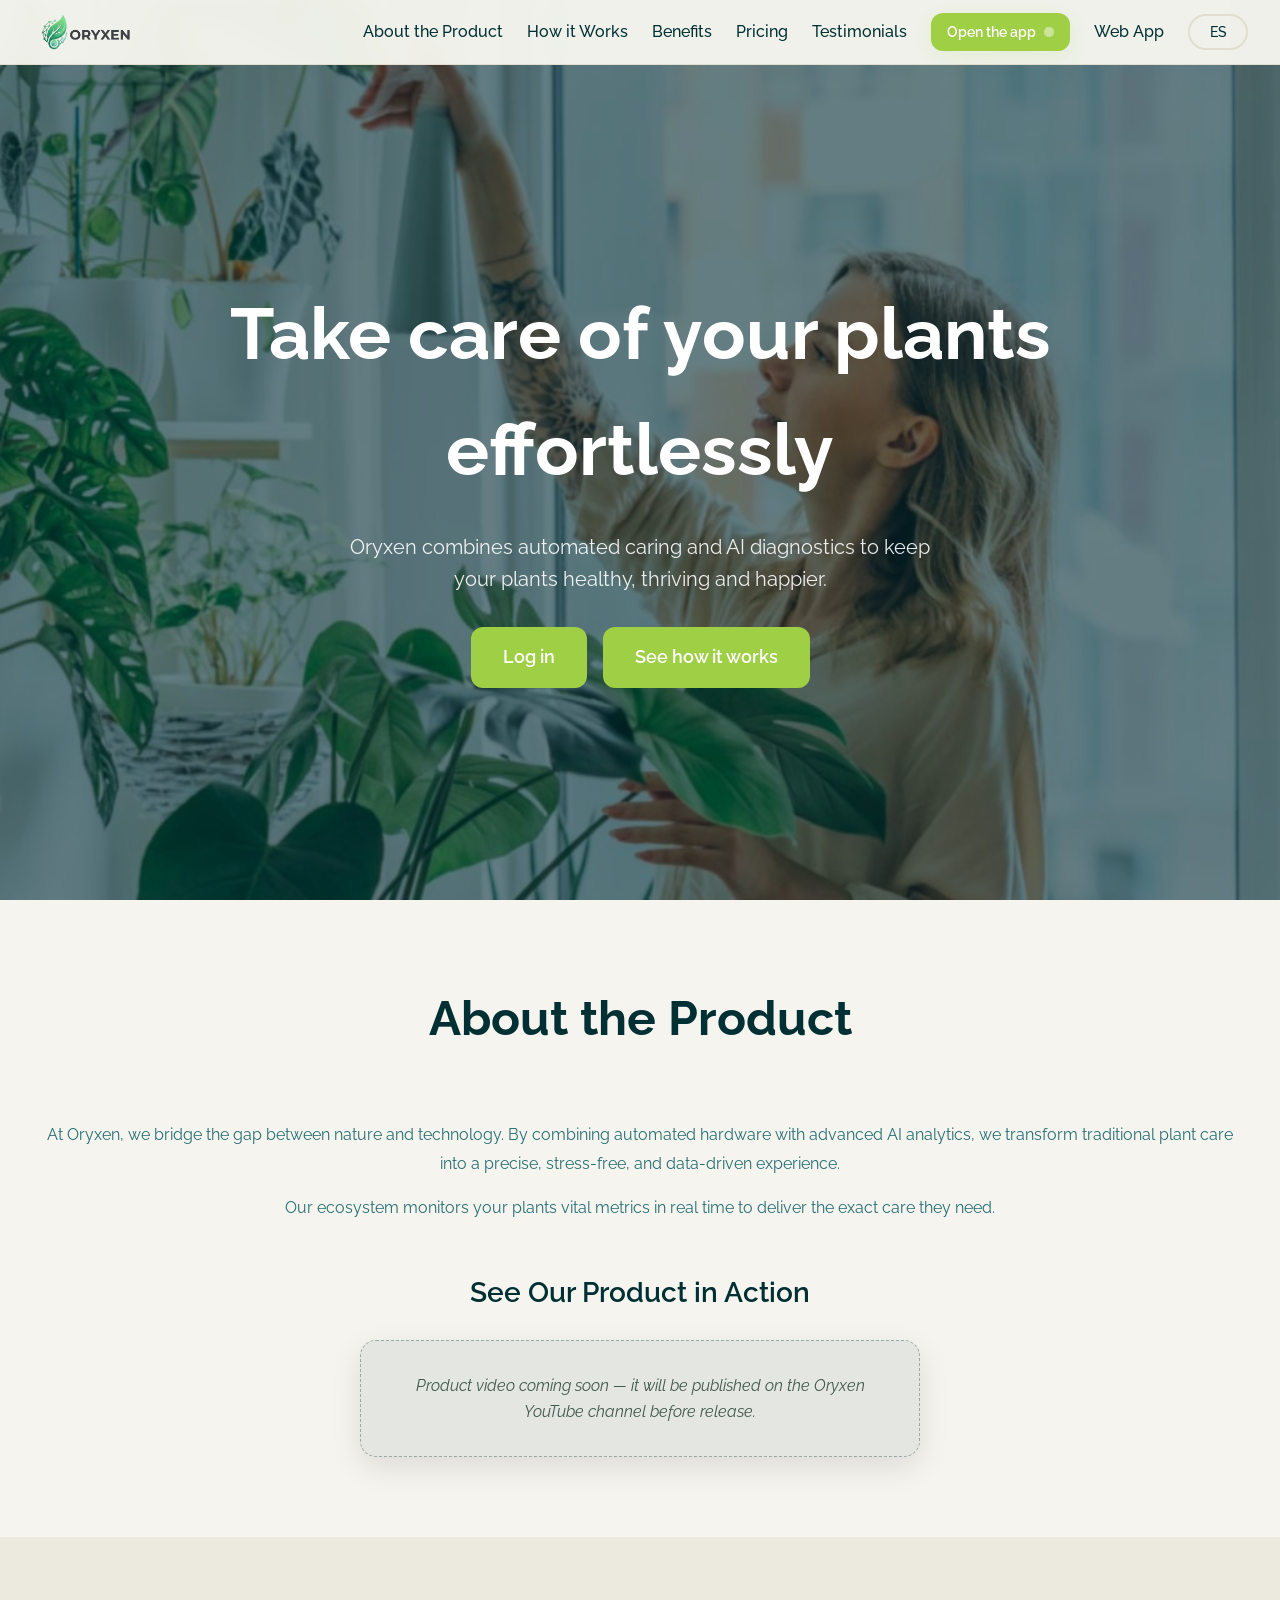
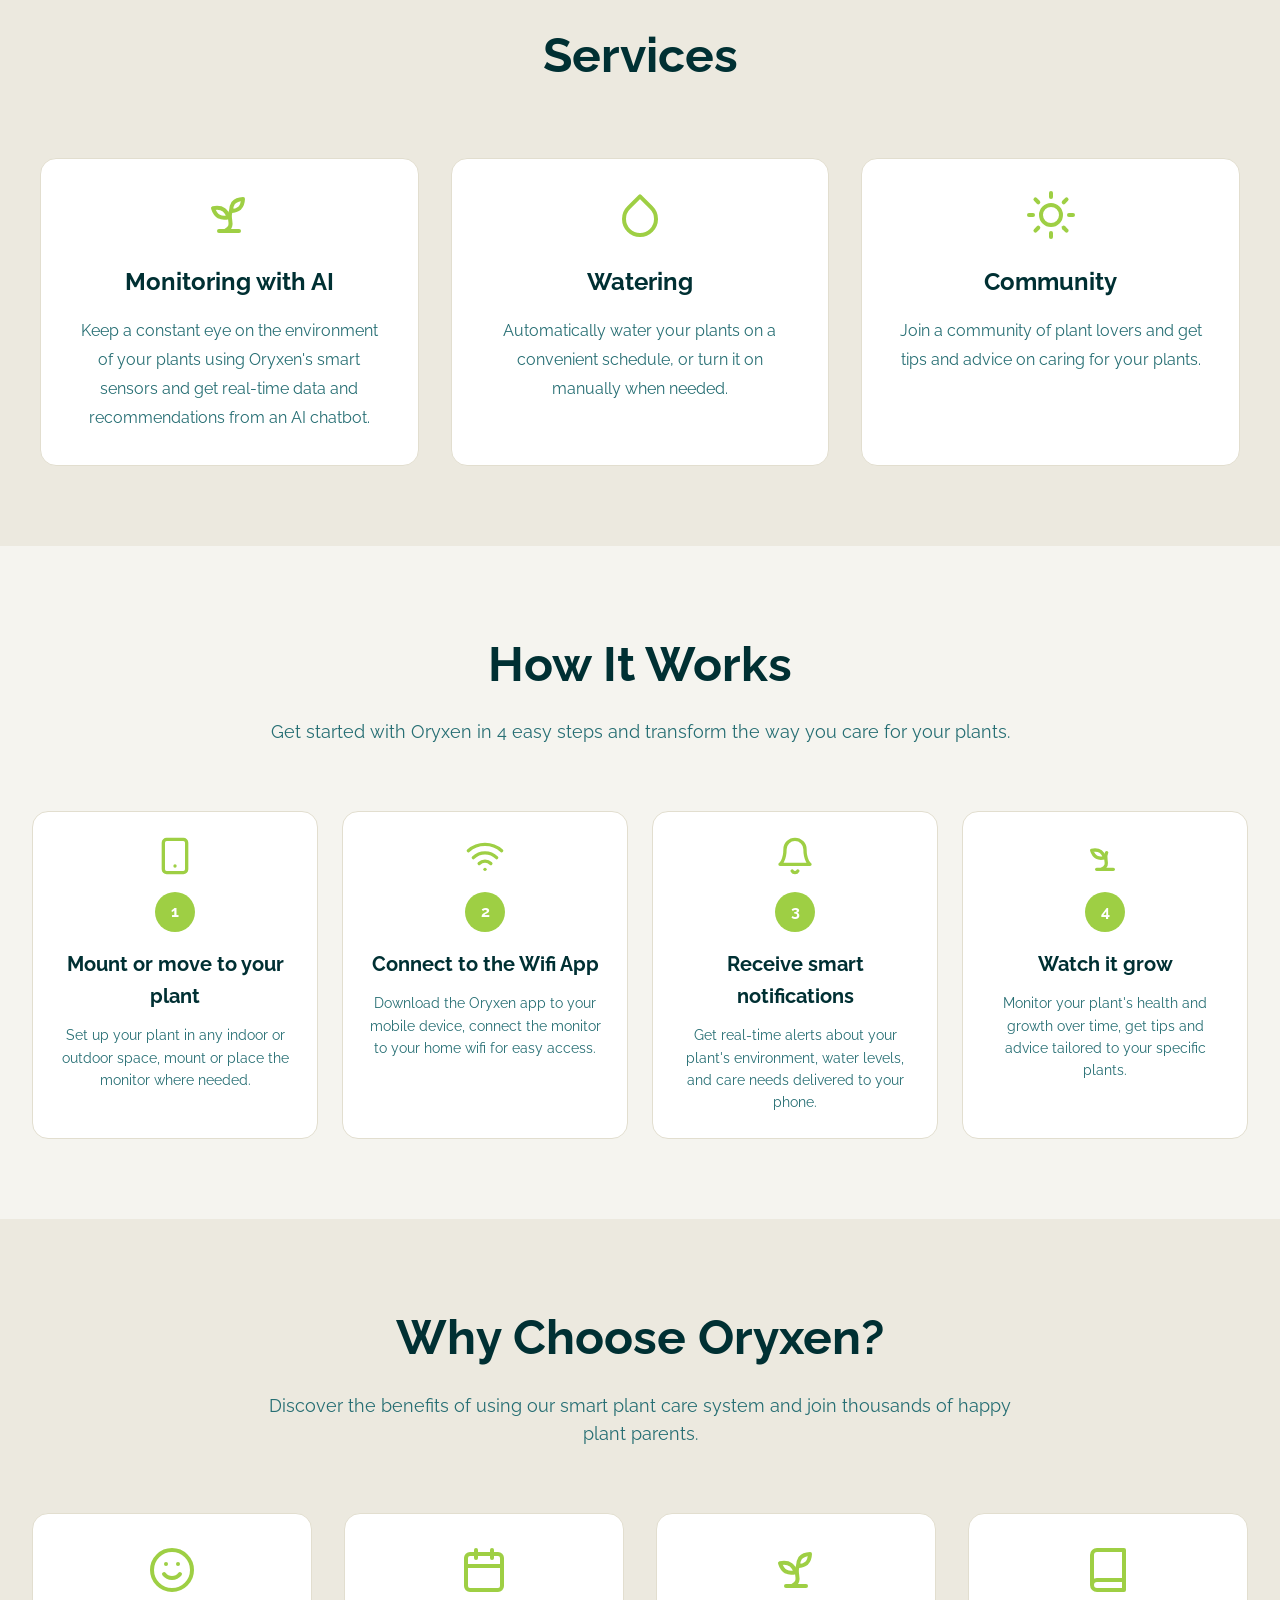
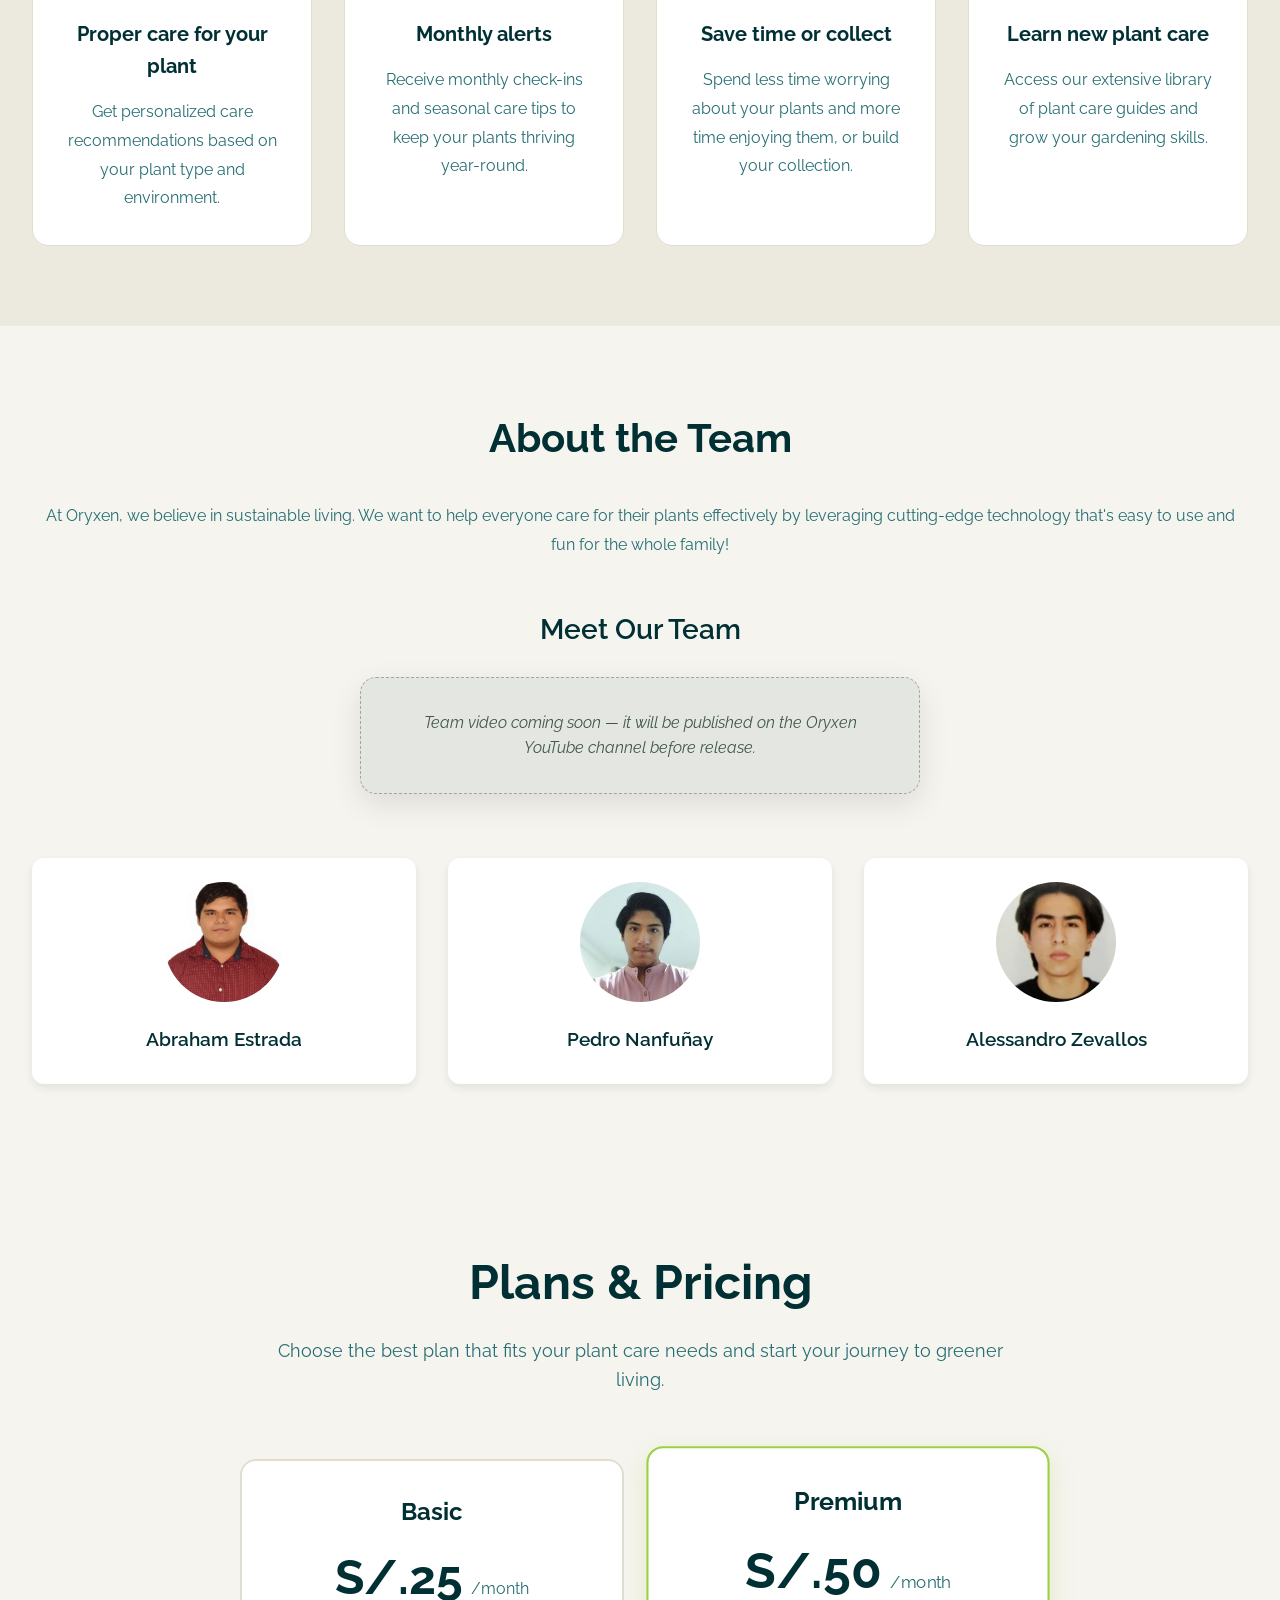
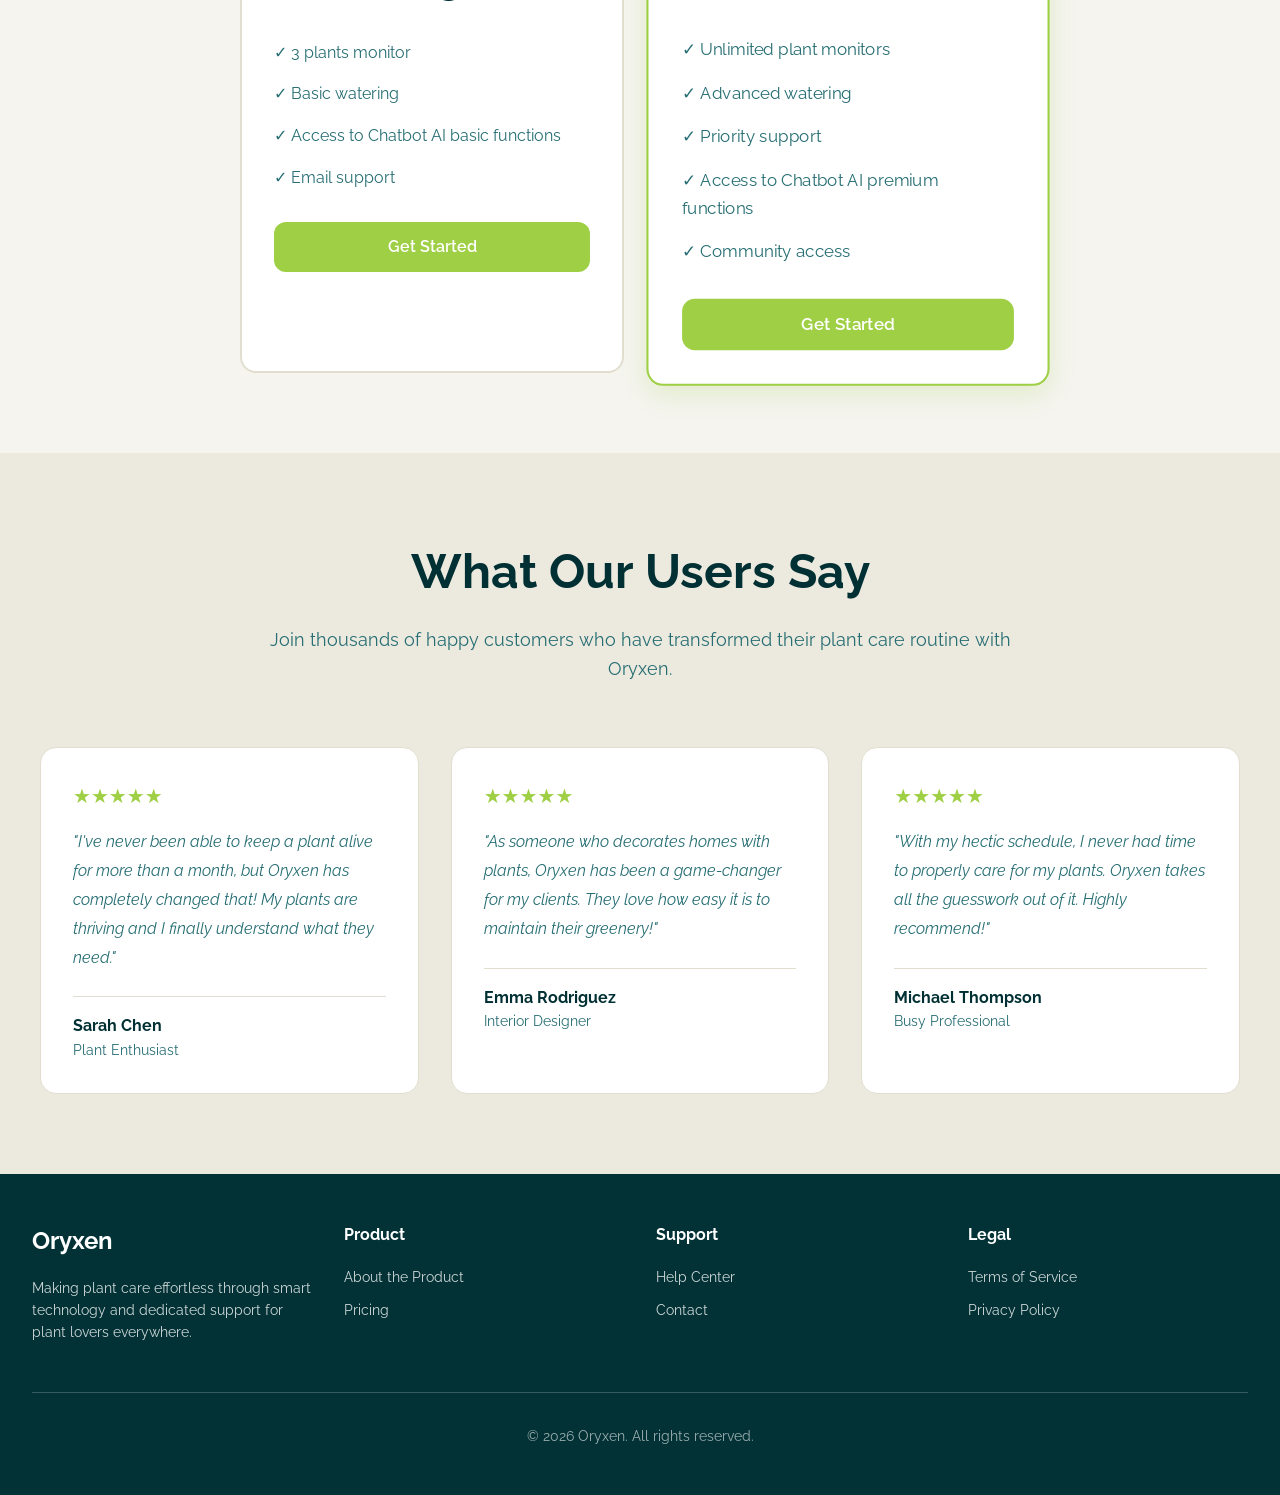
<file: index.html>
<!DOCTYPE html>
<html lang="en">
<head>
    <meta charset="UTF-8">
    <meta name="viewport" content="width=device-width, initial-scale=1.0">
    <title>Oryxen - Landing Page</title>
    <meta name="description" content="Oryxen makes it easy to water and feed your plants using smart technology for healthier, happier plants." />
    <meta name="author" content="Oryxen" />

    <meta property="og:title" content="Oryxen - Smart Plant Care Solution" />
    <meta property="og:description" content="Take care of your plants effortlessly with Oryxen's smart monitoring system" />
    <meta property="og:type" content="website" />
    <meta property="og:image" content="./assets/oryxen_logo.png" />

    <meta name="twitter:card" content="summary_large_image" />
    <meta name="twitter:site" content="@oryxen" />
    <meta name="twitter:image" content="./assets/oryxen_logo.png" />

    <link rel="icon" type="image/png" href="./assets/oryxen_logo.png">
    <link rel="preconnect" href="https://fonts.googleapis.com">
    <link rel="preconnect" href="https://fonts.gstatic.com" crossorigin>
    <link href="https://fonts.googleapis.com/css2?family=Raleway:wght@400;600;700&display=swap" rel="stylesheet">
    <link rel="stylesheet" href="./styles.css">
</head>

<body>
    <!-- ====================== Navigation ====================== -->
    <nav class="nav" aria-label="Primary">
      <div class="container nav__container">
        <div class="nav__brand">
          <a href="#hero">
            <img src="./assets/oryxen_logo.png" alt="Oryxen logo" class="nav__logo">
          </a>
        </div>

        <div class="nav__menu" id="navMenu">
          <a href="#about" class="nav__link" data-i18n="nav.about">About the Product</a>
          <a href="#how-it-works" class="nav__link" data-i18n="nav.howItWorks">How it Works</a>
          <a href="#benefits" class="nav__link" data-i18n="nav.benefits">Benefits</a>
          <a href="#pricing" class="nav__link" data-i18n="nav.pricing">Pricing</a>
          <a href="#testimonials" class="nav__link" data-i18n="nav.testimonials">Testimonials</a>
          <a href="#" data-app-link="/login" class="button button--primary button--sm nav__cta">
            <span class="nav__cta-label" data-i18n="nav.cta">Open the app</span>
            <span class="nav__cta-badge" aria-hidden="true"></span>
          </a>
          <a href="https://oryxen-web-application.vercel.app/login?redirect=/dashboard" class="nav__link" rel="noopener" aria-label="Ir a Oryxen Web App">
            <span data-i18n="nav.webapp">Web App</span>
          </a>
          <button class="lang-toggle" id="langToggle" aria-label="Toggle language">
            <span class="lang-toggle__text">ES</span>
          </button>
        </div>

        <button class="nav__toggle" id="navToggle" aria-label="Toggle menu">
          <span class="nav__toggle-bar"></span>
        </button>
      </div>

      <div class="container nav__mobile" id="navMobile">
        <a href="#about" class="nav__mobile-link" data-i18n="nav.about">About the Product</a>
        <a href="#how-it-works" class="nav__mobile-link" data-i18n="nav.howItWorks">How it Works</a>
        <a href="#benefits" class="nav__mobile-link" data-i18n="nav.benefits">Benefits</a>
        <a href="#pricing" class="nav__mobile-link" data-i18n="nav.pricing">Pricing</a>
        <a href="#testimonials" class="nav__mobile-link" data-i18n="nav.testimonials">Testimonials</a>
        <a href="#" data-app-link="/login" class="button button--primary nav__cta nav__cta--mobile">
          <span class="nav__cta-label" data-i18n="nav.cta">Open the app</span>
        </a>
        <a href="https://oryxen-web-application.vercel.app/login?redirect=/dashboard" class="nav__mobile-link" rel="noopener" aria-label="Ir a Oryxen Web App">
          <span data-i18n="nav.webapp">Web App</span>
        </a>
        <button class="lang-toggle lang-toggle--mobile" id="langToggleMobile" aria-label="Toggle language">
          <span class="lang-toggle__text">ES</span>
        </button>
      </div>
    </nav>

    <!-- ====================== Hero ====================== -->
    <section id="hero" class="hero">
      <div class="hero__overlay"></div>
      <div class="container hero__content">
        <h1 class="hero__title" data-i18n="hero.title" data-i18n-html>
          Take care of your plants<br />effortlessly
        </h1>
        <p class="hero__text" data-i18n="hero.text" data-i18n-html>
          Oryxen combines automated caring and AI diagnostics to keep<br class="hero__break" />
          your plants healthy, thriving and happier.
        </p>
        <div class="hero__actions">
          <a href="https://oryxen-web-application.vercel.app/login?redirect=/dashboard" class="button button--primary button--lg hero__cta" rel="noopener" aria-label="Iniciar sesión en Oryxen Web">
            <span data-i18n="hero.cta">Iniciar sesión</span>
          </a>
          <a href="#how-it-works" class="button button--primary button--lg hero__secondary">
            <span data-i18n="hero.secondary">See how it works</span>
          </a>
        </div>
      </div>
    </section>

    <!-- ====================== About ====================== -->
    <section id="about" class="section section--bg">
      <div class="container">
        <div class="section__header">
          <h2 class="section__title" data-i18n="about.title">About the Product</h2>
        </div>

        <div class="about__block">
          <p class="about__text" data-i18n="about.text1">
            At Oryxen, we bridge the gap between nature and technology. By combining automated hardware with advanced AI analytics, we transform traditional plant care into a precise, stress-free, and data-driven experience.
          </p>
          <p class="about__text" data-i18n="about.text2">
            Our ecosystem monitors your plants vital metrics in real time to deliver the exact care they need.
          </p>

          <div class="about__media">
            <h4 class="about__media-title" data-i18n="about.videoTitle">See Our Product in Action</h4>
            <div class="about__video about__video--placeholder">
              <p data-i18n="about.videoPending">Product video coming soon — it will be published on the Oryxen YouTube channel before release.</p>
            </div>
          </div>
        </div>
      </div>
    </section>

    <!-- ====================== Services ====================== -->
    <section class="section section--muted services">
      <div class="container">
        <div class="section__header">
          <h2 class="section__title" data-i18n="services.title">Services</h2>
        </div>

        <div class="services__grid">
          <article class="service-card">
            <div class="service-card__icon">
              <svg xmlns="http://www.w3.org/2000/svg" width="48" height="48" viewBox="0 0 24 24" fill="none" stroke="currentColor" stroke-width="2" stroke-linecap="round" stroke-linejoin="round"><path d="M7 20h10"/><path d="M10 20c5.5-2.5.8-6.4 3-10"/><path d="M9.5 9.4c1.1.8 1.8 2.2 2.3 3.7-2 .4-3.5.4-4.8-.3-1.2-.6-2.3-1.9-3-4.2 2.8-.5 4.4 0 5.5.8z"/><path d="M14.1 6a7 7 0 0 0-1.1 4c1.9-.1 3.3-.6 4.3-1.4 1-1 1.6-2.3 1.7-4.6-2.7.1-4 1-4.9 2z"/></svg>
            </div>
            <h3 class="service-card__title" data-i18n="services.monitoring.title">Monitoring with AI</h3>
            <p class="service-card__text" data-i18n="services.monitoring.text">
              Keep a constant eye on the environment of your plants using Oryxen's smart sensors and get real-time data and recommendations from an AI chatbot.
            </p>
          </article>

          <article class="service-card">
            <div class="service-card__icon">
              <svg xmlns="http://www.w3.org/2000/svg" width="48" height="48" viewBox="0 0 24 24" fill="none" stroke="currentColor" stroke-width="2" stroke-linecap="round" stroke-linejoin="round"><path d="M12 2.69l5.66 5.66a8 8 0 1 1-11.31 0z"/></svg>
            </div>
            <h3 class="service-card__title" data-i18n="services.watering.title">Watering</h3>
            <p class="service-card__text" data-i18n="services.watering.text">
              Automatically water your plants on a convenient schedule, or turn it on manually when needed.
            </p>
          </article>

          <article class="service-card">
            <div class="service-card__icon">
              <svg xmlns="http://www.w3.org/2000/svg" width="48" height="48" viewBox="0 0 24 24" fill="none" stroke="currentColor" stroke-width="2" stroke-linecap="round" stroke-linejoin="round"><circle cx="12" cy="12" r="5"/><line x1="12" x2="12" y1="1" y2="3"/><line x1="12" x2="12" y1="21" y2="23"/><line x1="4.22" x2="5.64" y1="4.22" y2="5.64"/><line x1="18.36" x2="19.78" y1="18.36" y2="19.78"/><line x1="1" x2="3" y1="12" y2="12"/><line x1="21" x2="23" y1="12" y2="12"/><line x1="4.22" x2="5.64" y1="19.78" y2="18.36"/><line x1="18.36" x2="19.78" y1="5.64" y2="4.22"/></svg>
            </div>
            <h3 class="service-card__title" data-i18n="services.community.title">Community</h3>
            <p class="service-card__text" data-i18n="services.community.text">
              Join a community of plant lovers and get tips and advice on caring for your plants.
            </p>
          </article>
        </div>
      </div>
    </section>

    <!-- ====================== How It Works ====================== -->
    <section id="how-it-works" class="section section--bg">
      <div class="container">
        <div class="section__header">
          <h2 class="section__title" data-i18n="howItWorks.title">How It Works</h2>
          <p class="section__subtitle" data-i18n="howItWorks.subtitle">
            Get started with Oryxen in 4 easy steps and transform the way you care for your plants.
          </p>
        </div>

        <div class="steps__grid">
          <article class="step-card">
            <div class="step-card__icon">
              <svg xmlns="http://www.w3.org/2000/svg" width="40" height="40" viewBox="0 0 24 24" fill="none" stroke="currentColor" stroke-width="2" stroke-linecap="round" stroke-linejoin="round"><rect width="14" height="20" x="5" y="2" rx="2" ry="2"/><path d="M12 18h.01"/></svg>
            </div>
            <div class="step-card__number">1</div>
            <h3 class="step-card__title" data-i18n="howItWorks.step1.title">Mount or move to your plant</h3>
            <p class="step-card__text" data-i18n="howItWorks.step1.text">
              Set up your plant in any indoor or outdoor space, mount or place the monitor where needed.
            </p>
          </article>

          <article class="step-card">
            <div class="step-card__icon">
              <svg xmlns="http://www.w3.org/2000/svg" width="40" height="40" viewBox="0 0 24 24" fill="none" stroke="currentColor" stroke-width="2" stroke-linecap="round" stroke-linejoin="round"><path d="M5 13a10 10 0 0 1 14 0"/><path d="M8.5 16.5a5 5 0 0 1 7 0"/><path d="M2 8.82a15 15 0 0 1 20 0"/><line x1="12" x2="12.01" y1="20" y2="20"/></svg>
            </div>
            <div class="step-card__number">2</div>
            <h3 class="step-card__title" data-i18n="howItWorks.step2.title">Connect to the Wifi App</h3>
            <p class="step-card__text" data-i18n="howItWorks.step2.text">
              Download the Oryxen app to your mobile device, connect the monitor to your home wifi for easy access.
            </p>
          </article>

          <article class="step-card">
            <div class="step-card__icon">
              <svg xmlns="http://www.w3.org/2000/svg" width="40" height="40" viewBox="0 0 24 24" fill="none" stroke="currentColor" stroke-width="2" stroke-linecap="round" stroke-linejoin="round"><path d="M6 8a6 6 0 0 1 12 0c0 7 3 9 3 9H3s3-2 3-9"/><path d="M10.3 21a1.94 1.94 0 0 0 3.4 0"/></svg>
            </div>
            <div class="step-card__number">3</div>
            <h3 class="step-card__title" data-i18n="howItWorks.step3.title">Receive smart notifications</h3>
            <p class="step-card__text" data-i18n="howItWorks.step3.text">
              Get real-time alerts about your plant's environment, water levels, and care needs delivered to your phone.
            </p>
          </article>

          <article class="step-card">
            <div class="step-card__icon">
              <svg xmlns="http://www.w3.org/2000/svg" width="40" height="40" viewBox="0 0 24 24" fill="none" stroke="currentColor" stroke-width="2" stroke-linecap="round" stroke-linejoin="round"><path d="M7 20h10"/><path d="M10 20c5.5-2.5.8-6.4 3-10"/><path d="M9.5 9.4c1.1.8 1.8 2.2 2.3 3.7-2 .4-3.5.4-4.8-.3-1.2-.6-2.3-1.9-3-4.2 2.8-.5 4.4 0 5.5.8z"/></svg>
            </div>
            <div class="step-card__number">4</div>
            <h3 class="step-card__title" data-i18n="howItWorks.step4.title">Watch it grow</h3>
            <p class="step-card__text" data-i18n="howItWorks.step4.text">
              Monitor your plant's health and growth over time, get tips and advice tailored to your specific plants.
            </p>
          </article>
        </div>
      </div>
    </section>

    <!-- ====================== Benefits ====================== -->
    <section id="benefits" class="section section--muted">
      <div class="container">
        <div class="section__header">
          <h2 class="section__title" data-i18n="benefits.title">Why Choose Oryxen?</h2>
          <p class="section__subtitle" data-i18n="benefits.subtitle">
            Discover the benefits of using our smart plant care system and join thousands of happy plant parents.
          </p>
        </div>

        <div class="benefits__grid">
          <article class="benefit-card">
            <div class="benefit-card__icon">
              <svg xmlns="http://www.w3.org/2000/svg" width="48" height="48" viewBox="0 0 24 24" fill="none" stroke="currentColor" stroke-width="2" stroke-linecap="round" stroke-linejoin="round"><circle cx="12" cy="12" r="10"/><path d="M8 14s1.5 2 4 2 4-2 4-2"/><line x1="9" x2="9.01" y1="9" y2="9"/><line x1="15" x2="15.01" y1="9" y2="9"/></svg>
            </div>
            <h3 class="benefit-card__title" data-i18n="benefits.benefit1.title">Proper care for your plant</h3>
            <p class="benefit-card__text" data-i18n="benefits.benefit1.text">
              Get personalized care recommendations based on your plant type and environment.
            </p>
          </article>

          <article class="benefit-card">
            <div class="benefit-card__icon">
              <svg xmlns="http://www.w3.org/2000/svg" width="48" height="48" viewBox="0 0 24 24" fill="none" stroke="currentColor" stroke-width="2" stroke-linecap="round" stroke-linejoin="round"><rect width="18" height="18" x="3" y="4" rx="2" ry="2"/><line x1="16" x2="16" y1="2" y2="6"/><line x1="8" x2="8" y1="2" y2="6"/><line x1="3" x2="21" y1="10" y2="10"/></svg>
            </div>
            <h3 class="benefit-card__title" data-i18n="benefits.benefit2.title">Monthly alerts</h3>
            <p class="benefit-card__text" data-i18n="benefits.benefit2.text">
              Receive monthly check-ins and seasonal care tips to keep your plants thriving year-round.
            </p>
          </article>

          <article class="benefit-card">
            <div class="benefit-card__icon">
              <svg xmlns="http://www.w3.org/2000/svg" width="48" height="48" viewBox="0 0 24 24" fill="none" stroke="currentColor" stroke-width="2" stroke-linecap="round" stroke-linejoin="round"><path d="M7 20h10"/><path d="M10 20c5.5-2.5.8-6.4 3-10"/><path d="M9.5 9.4c1.1.8 1.8 2.2 2.3 3.7-2 .4-3.5.4-4.8-.3-1.2-.6-2.3-1.9-3-4.2 2.8-.5 4.4 0 5.5.8z"/><path d="M14.1 6a7 7 0 0 0-1.1 4c1.9-.1 3.3-.6 4.3-1.4 1-1 1.6-2.3 1.7-4.6-2.7.1-4 1-4.9 2z"/></svg>
            </div>
            <h3 class="benefit-card__title" data-i18n="benefits.benefit3.title">Save time or collect</h3>
            <p class="benefit-card__text" data-i18n="benefits.benefit3.text">
              Spend less time worrying about your plants and more time enjoying them, or build your collection.
            </p>
          </article>

          <article class="benefit-card">
            <div class="benefit-card__icon">
              <svg xmlns="http://www.w3.org/2000/svg" width="48" height="48" viewBox="0 0 24 24" fill="none" stroke="currentColor" stroke-width="2" stroke-linecap="round" stroke-linejoin="round"><path d="M4 19.5v-15A2.5 2.5 0 0 1 6.5 2H20v20H6.5a2.5 2.5 0 0 1 0-5H20"/></svg>
            </div>
            <h3 class="benefit-card__title" data-i18n="benefits.benefit4.title">Learn new plant care</h3>
            <p class="benefit-card__text" data-i18n="benefits.benefit4.text">
              Access our extensive library of plant care guides and grow your gardening skills.
            </p>
          </article>
        </div>
      </div>
    </section>

    <!-- ====================== Team ====================== -->
    <section id="team" class="section section--bg">
      <div class="container">
        <div class="about__block">
          <h3 class="about__subtitle" data-i18n="team.title">About the Team</h3>
          <p class="about__text" data-i18n="team.text">
            At Oryxen, we believe in sustainable living. We want to help everyone care for their plants effectively by leveraging cutting-edge technology that's easy to use and fun for the whole family!
          </p>

          <div class="about__media">
            <h4 class="about__media-title" data-i18n="team.videoTitle">Meet Our Team</h4>
            <div class="about__video about__video--placeholder">
              <p data-i18n="team.videoPending">Team video coming soon — it will be published on the Oryxen YouTube channel before release.</p>
            </div>
          </div>
        </div>

        <div class="team__grid">
          <article class="team-card">
            <img src="./assets/Abraham_Estrada.jpg" alt="Abraham Estrada" class="team-card__photo" />
            <h3 class="team-card__name">Abraham Estrada</h3>
          </article>
          <article class="team-card">
            <img src="./assets/Pedro_Nanfuñay.jpeg" alt="Pedro Nanfuñay" class="team-card__photo" />
            <h3 class="team-card__name">Pedro Nanfuñay</h3>
          </article>
          <article class="team-card">
            <img src="./assets/Alessandro_Zevallos.jpg" alt="Alessandro Zevallos" class="team-card__photo" />
            <h3 class="team-card__name">Alessandro Zevallos</h3>
          </article>
        </div>
      </div>
    </section>

    <!-- ====================== Pricing ====================== -->
    <section id="pricing" class="section section--bg pricing">
      <div class="container">
        <div class="section__header">
          <h2 class="section__title" data-i18n="pricing.title">Plans &amp; Pricing</h2>
          <p class="section__subtitle" data-i18n="pricing.subtitle">
            Choose the best plan that fits your plant care needs and start your journey to greener living.
          </p>
        </div>

        <div class="pricing__grid">
          <article class="pricing-card">
            <div class="pricing-card__header">
              <h3 class="pricing-card__name" data-i18n="pricing.basic.name">Basic</h3>
              <div class="pricing-card__price">
                <span class="pricing-card__amount">S/.25</span>
                <span class="pricing-card__period" data-i18n="pricing.basic.period">/month</span>
              </div>
            </div>
            <ul class="pricing-card__features">
              <li class="pricing-card__feature" data-i18n="pricing.basic.f1">✓ 3 plants monitor</li>
              <li class="pricing-card__feature" data-i18n="pricing.basic.f2">✓ Basic watering</li>
              <li class="pricing-card__feature" data-i18n="pricing.basic.f3">✓ Access to Chatbot AI basic functions</li>
              <li class="pricing-card__feature" data-i18n="pricing.basic.f4">✓ Email support</li>
            </ul>
            <a href="#" data-app-link="/register" class="button button--primary button--block" data-i18n="pricing.cta">Get Started</a>
          </article>

          <article class="pricing-card pricing-card--featured">
            <div class="pricing-card__header">
              <h3 class="pricing-card__name" data-i18n="pricing.premium.name">Premium</h3>
              <div class="pricing-card__price">
                <span class="pricing-card__amount">S/.50</span>
                <span class="pricing-card__period" data-i18n="pricing.premium.period">/month</span>
              </div>
            </div>
            <ul class="pricing-card__features">
              <li class="pricing-card__feature" data-i18n="pricing.premium.f1">✓ Unlimited plant monitors</li>
              <li class="pricing-card__feature" data-i18n="pricing.premium.f2">✓ Advanced watering</li>
              <li class="pricing-card__feature" data-i18n="pricing.premium.f3">✓ Priority support</li>
              <li class="pricing-card__feature" data-i18n="pricing.premium.f4">✓ Access to Chatbot AI premium functions</li>
              <li class="pricing-card__feature" data-i18n="pricing.premium.f5">✓ Community access</li>
            </ul>
            <a href="#" data-app-link="/register" class="button button--primary button--block" data-i18n="pricing.cta">Get Started</a>
          </article>
        </div>
      </div>
    </section>

    <!-- ====================== Testimonials ====================== -->
    <section id="testimonials" class="section section--muted">
      <div class="container">
        <div class="section__header">
          <h2 class="section__title" data-i18n="testimonials.title">What Our Users Say</h2>
          <p class="section__subtitle" data-i18n="testimonials.subtitle">
            Join thousands of happy customers who have transformed their plant care routine with Oryxen.
          </p>
        </div>

        <div class="testimonials__grid">
          <article class="testimonial-card">
            <div class="testimonial-card__rating" role="img" aria-label="Rated 5 out of 5 stars">★★★★★</div>
            <p class="testimonial-card__text" data-i18n="testimonials.t1.text">
              "I've never been able to keep a plant alive for more than a month, but Oryxen has completely changed that! My plants are thriving and I finally understand what they need."
            </p>
            <div class="testimonial-card__author">
              <h4 class="testimonial-card__name">Sarah Chen</h4>
              <p class="testimonial-card__role" data-i18n="testimonials.t1.role">Plant Enthusiast</p>
            </div>
          </article>

          <article class="testimonial-card">
            <div class="testimonial-card__rating" role="img" aria-label="Rated 5 out of 5 stars">★★★★★</div>
            <p class="testimonial-card__text" data-i18n="testimonials.t2.text">
              "As someone who decorates homes with plants, Oryxen has been a game-changer for my clients. They love how easy it is to maintain their greenery!"
            </p>
            <div class="testimonial-card__author">
              <h4 class="testimonial-card__name">Emma Rodriguez</h4>
              <p class="testimonial-card__role" data-i18n="testimonials.t2.role">Interior Designer</p>
            </div>
          </article>

          <article class="testimonial-card">
            <div class="testimonial-card__rating" role="img" aria-label="Rated 5 out of 5 stars">★★★★★</div>
            <p class="testimonial-card__text" data-i18n="testimonials.t3.text">
              "With my hectic schedule, I never had time to properly care for my plants. Oryxen takes all the guesswork out of it. Highly recommend!"
            </p>
            <div class="testimonial-card__author">
              <h4 class="testimonial-card__name">Michael Thompson</h4>
              <p class="testimonial-card__role" data-i18n="testimonials.t3.role">Busy Professional</p>
            </div>
          </article>
        </div>
      </div>
    </section>

    <!-- ====================== Footer ====================== -->
    <footer class="footer">
      <div class="container">
        <div class="footer__grid">
          <div class="footer__brand">
            <h3 class="footer__logo">Oryxen</h3>
            <p class="footer__description" data-i18n="footer.description">
              Making plant care effortless through smart technology and dedicated support for plant lovers everywhere.
            </p>
            
          </div>

          <div class="footer__column">
            <h4 class="footer__heading" data-i18n="footer.product">Product</h4>
            <ul class="footer__list">
              <li class="footer__item"><a href="#about" class="footer__link" data-i18n="nav.about">About the Product</a></li>
              <li class="footer__item"><a href="#pricing" class="footer__link" data-i18n="nav.pricing">Pricing</a></li>
            </ul>
          </div>

          <div class="footer__column">
            <h4 class="footer__heading" data-i18n="footer.support">Support</h4>
            <ul class="footer__list">
              <li class="footer__item"><a href="mailto:support@oryxen.io" class="footer__link" data-i18n="footer.help">Help Center</a></li>
              <li class="footer__item"><a href="mailto:contact@oryxen.io" class="footer__link" data-i18n="footer.contact">Contact</a></li>
            </ul>
          </div>

          <div class="footer__column">
            <h4 class="footer__heading" data-i18n="footer.legal">Legal</h4>
            <ul class="footer__list">
              <li class="footer__item"><a href="./terms.html" class="footer__link" data-i18n="footer.terms">Terms of Service</a></li>
              <li class="footer__item"><a href="./terms.html#privacy" class="footer__link" data-i18n="footer.privacy">Privacy Policy</a></li>
            </ul>
          </div>
        </div>

        <div class="footer__bottom">
          <p class="footer__copyright" data-i18n="footer.copyright">© 2026 Oryxen. All rights reserved.</p>
        </div>
      </div>
    </footer>

    <script src="./config.js"></script>
    <script src="./script.js"></script>
</body>
</html>
</file>
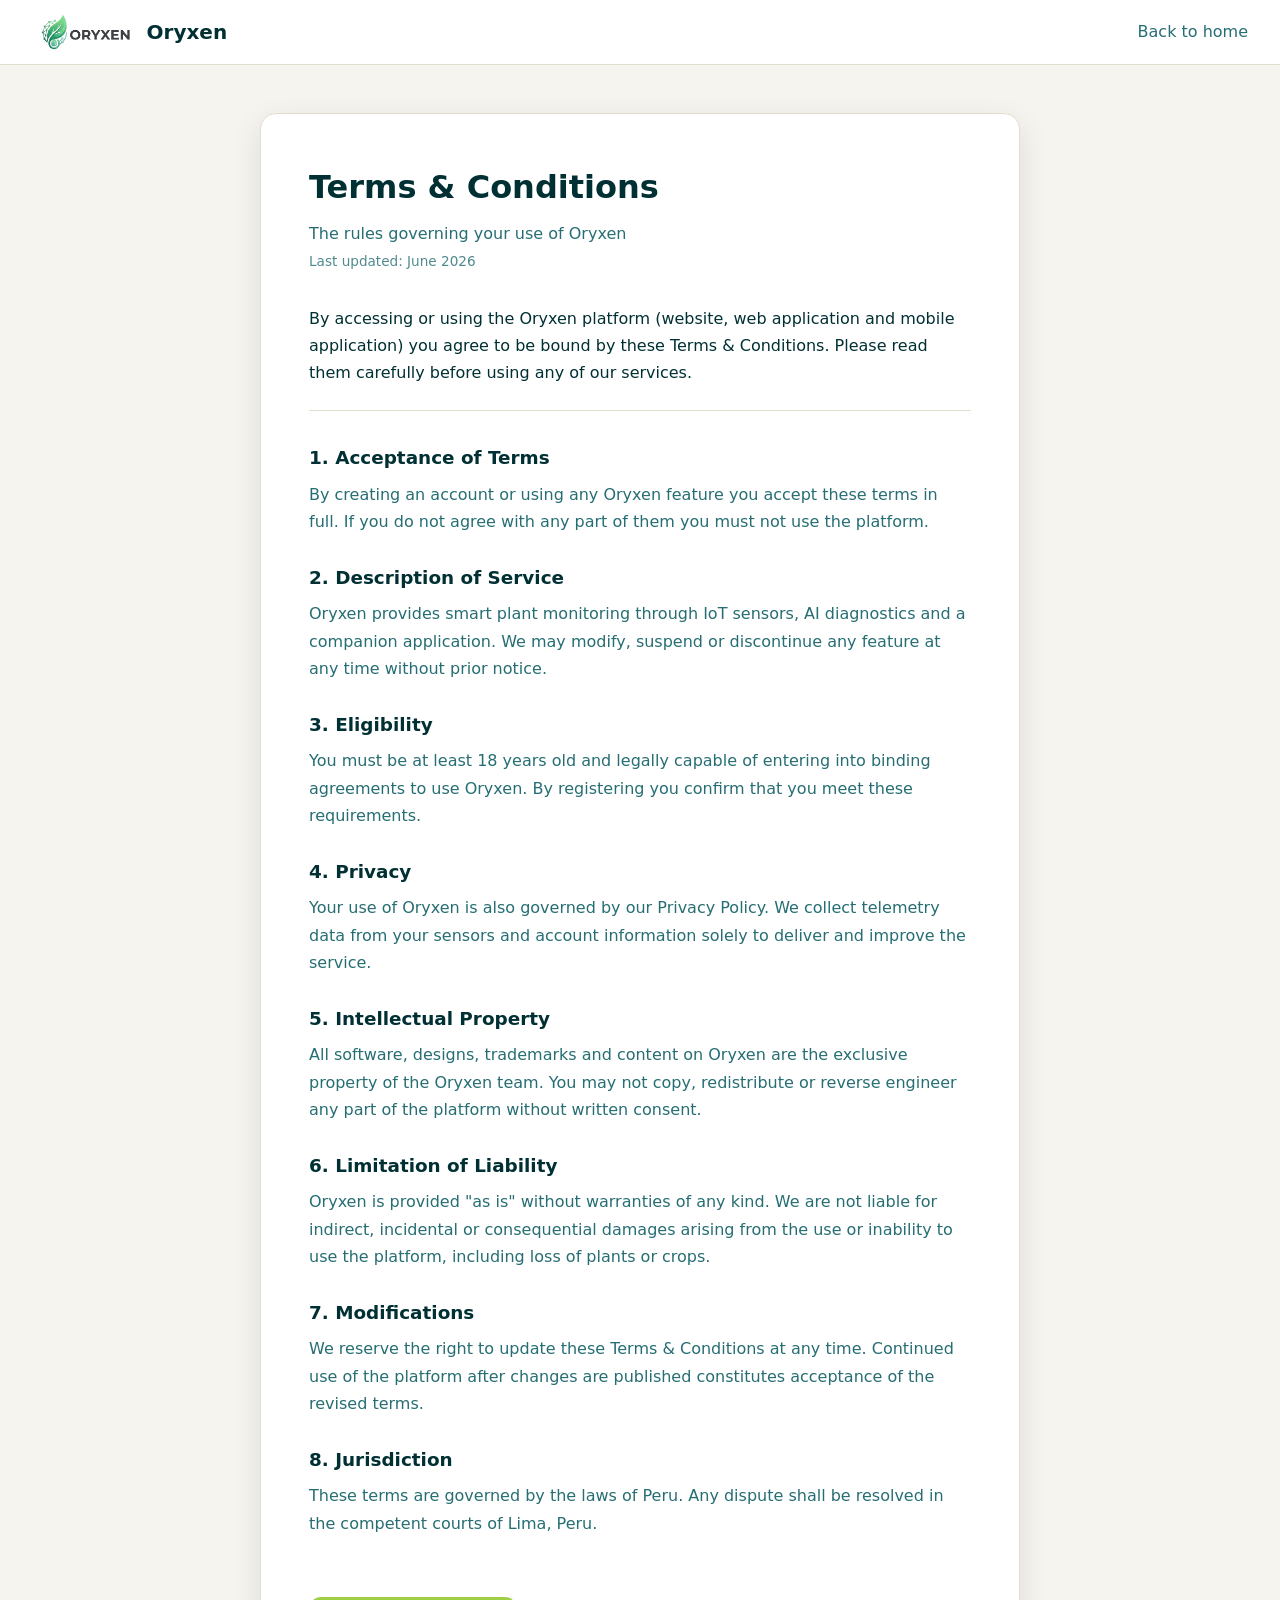
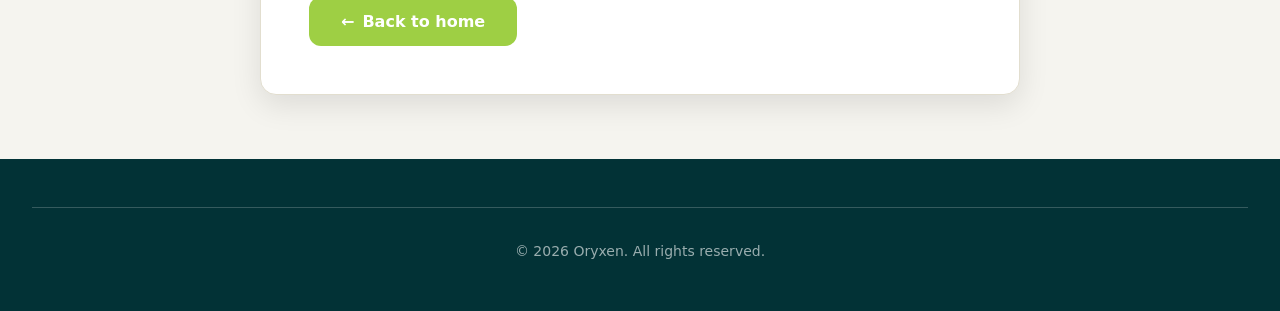
<file: terms.html>
<!DOCTYPE html>
<html lang="en">
<head>
  <meta charset="UTF-8" />
  <meta name="viewport" content="width=device-width, initial-scale=1.0" />
  <title>Oryxen - Terms & Conditions</title>
  <meta name="description" content="Terms & Conditions for the Oryxen smart plant care platform." />
  <meta name="author" content="Oryxen" />
  <link rel="icon" href="./assets/oryxen_logo.png" type="image/png" />
  <link rel="stylesheet" href="./styles.css" />
</head>
<body>
  <a class="skip-link" href="#terms-content">Skip to content</a>

  <header class="terms-header">
    <div class="container terms-header__inner">
      <a href="./index.html" class="terms-header__brand">
        <img src="./assets/oryxen_logo.png" alt="Oryxen logo" class="nav__logo" />
        <span>Oryxen</span>
      </a>
      <nav aria-label="Primary">
        <a href="./index.html" class="terms-header__link" data-i18n="terms.backHome">Back to home</a>
      </nav>
    </div>
  </header>

  <main id="terms-content" class="terms-page">
    <div class="container">
      <article class="terms-document" aria-labelledby="terms-title">
        <h1 id="terms-title" class="terms-document__title" data-i18n="terms.title">Terms &amp; Conditions</h1>
        <p class="terms-document__subtitle" data-i18n="terms.subtitle">The rules governing your use of Oryxen</p>
        <p class="terms-document__updated" data-i18n="terms.lastUpdated">Last updated: June 2026</p>

        <p class="terms-document__intro" data-i18n="terms.intro">By accessing or using the Oryxen platform you agree to be bound by these Terms &amp; Conditions.</p>

        <section class="terms-document__section" id="acceptance">
          <h2 class="terms-document__heading" data-i18n="terms.s1Title">1. Acceptance of Terms</h2>
          <p class="terms-document__body" data-i18n="terms.s1Body">By creating an account or using any Oryxen feature you accept these terms in full.</p>
        </section>

        <section class="terms-document__section" id="service">
          <h2 class="terms-document__heading" data-i18n="terms.s2Title">2. Description of Service</h2>
          <p class="terms-document__body" data-i18n="terms.s2Body">Oryxen provides smart plant monitoring through IoT sensors and AI diagnostics.</p>
        </section>

        <section class="terms-document__section" id="eligibility">
          <h2 class="terms-document__heading" data-i18n="terms.s3Title">3. Eligibility</h2>
          <p class="terms-document__body" data-i18n="terms.s3Body">You must be at least 18 years old to use Oryxen.</p>
        </section>

        <section class="terms-document__section" id="privacy">
          <h2 class="terms-document__heading" data-i18n="terms.s4Title">4. Privacy</h2>
          <p class="terms-document__body" data-i18n="terms.s4Body">Your use of Oryxen is also governed by our Privacy Policy.</p>
        </section>

        <section class="terms-document__section" id="ip">
          <h2 class="terms-document__heading" data-i18n="terms.s5Title">5. Intellectual Property</h2>
          <p class="terms-document__body" data-i18n="terms.s5Body">All software and content on Oryxen are the exclusive property of the Oryxen team.</p>
        </section>

        <section class="terms-document__section" id="liability">
          <h2 class="terms-document__heading" data-i18n="terms.s6Title">6. Limitation of Liability</h2>
          <p class="terms-document__body" data-i18n="terms.s6Body">Oryxen is provided "as is" without warranties of any kind.</p>
        </section>

        <section class="terms-document__section" id="modifications">
          <h2 class="terms-document__heading" data-i18n="terms.s7Title">7. Modifications</h2>
          <p class="terms-document__body" data-i18n="terms.s7Body">We reserve the right to update these Terms &amp; Conditions at any time.</p>
        </section>

        <section class="terms-document__section" id="jurisdiction">
          <h2 class="terms-document__heading" data-i18n="terms.s8Title">8. Jurisdiction</h2>
          <p class="terms-document__body" data-i18n="terms.s8Body">These terms are governed by the laws of Peru.</p>
        </section>

        <a href="./index.html" class="button button--primary terms-document__back">
          <span aria-hidden="true">&larr;</span>
          <span data-i18n="terms.backHome">Back to home</span>
        </a>
      </article>
    </div>
  </main>

  <footer class="footer">
    <div class="container">
      <div class="footer__bottom">
        <p class="footer__copyright" data-i18n="footer.copyright">&copy; 2026 Oryxen. All rights reserved.</p>
      </div>
    </div>
  </footer>

  <script src="./config.js"></script>
  <script src="./script.js"></script>
</body>
</html>
</file>
<file: styles.css>
/* ============================================================================
   Oryxen Landing Page — BEM methodology, design tokens in :root
   ========================================================================== */

:root {
  /* Color palette */
  --color-bg: hsl(48, 25%, 95%);
  --color-fg: hsl(184, 100%, 10%);
  --color-primary: hsl(81, 59%, 54%);
  --color-primary-foreground: hsl(0, 0%, 100%);
  --color-accent: hsl(184, 92%, 11%);
  --color-muted: hsl(48, 25%, 90%);
  --color-muted-foreground: hsl(184, 50%, 30%);
  --color-border: hsl(48, 25%, 85%);
  --color-card: hsl(0, 0%, 100%);
  --color-overlay: hsla(190, 100%, 10%, 0.6);

  /* Typography */
  --font-base: 'Raleway', system-ui, -apple-system, 'Segoe UI', sans-serif;

  /* Layout */
  --container-max: 1400px;
  --nav-height: 4rem;
  --section-padding: 5rem;

  /* Radius & shadow */
  --radius-md: 0.75rem;
  --radius-lg: 1rem;
  --shadow-card: 0 10px 30px rgba(0, 0, 0, 0.1);
  --shadow-primary: 0 4px 12px hsla(81, 59%, 51%, 0.3);
}

* {
  margin: 0;
  padding: 0;
  box-sizing: border-box;
}

body {
  font-family: var(--font-base);
  background-color: var(--color-bg);
  color: var(--color-fg);
  line-height: 1.6;
  overflow-x: hidden;
}

.container {
  max-width: var(--container-max);
  margin: 0 auto;
  padding: 0 2rem;
}

/* ---- Animations ---------------------------------------------------------- */
@keyframes oryxen-fade-in {
  from { opacity: 0; transform: translateY(20px); }
  to { opacity: 1; transform: translateY(0); }
}

@keyframes oryxen-slide-down {
  from { opacity: 0; max-height: 0; }
  to { opacity: 1; max-height: 500px; }
}

@keyframes oryxen-cta-pulse {
  0% { transform: scale(0.8); opacity: 0.9; }
  50% { transform: scale(1.6); opacity: 0; }
  100% { transform: scale(0.8); opacity: 0; }
}

.reveal {
  opacity: 0;
  transform: translateY(30px);
  transition: opacity 0.6s ease, transform 0.6s ease;
}

.reveal--visible {
  opacity: 1;
  transform: translateY(0);
}

/* ============================================================================
   Block: button
   ========================================================================== */
.button {
  font-family: var(--font-base);
  font-weight: 600;
  padding: 0.75rem 2rem;
  border: none;
  border-radius: var(--radius-md);
  cursor: pointer;
  transition: all 0.3s ease;
  text-decoration: none;
  display: inline-block;
}

.button--primary {
  background-color: var(--color-primary);
  color: var(--color-primary-foreground);
}

.button--primary:hover {
  opacity: 0.9;
  transform: translateY(-2px);
  box-shadow: var(--shadow-primary);
}

.button--lg {
  padding: 1rem 2rem;
  font-size: 1.125rem;
}

.button--sm {
  padding: 0.5rem 1.5rem;
  font-size: 0.875rem;
}

.button--block {
  width: 100%;
  text-align: center;
}

/* ============================================================================
   Block: nav
   ========================================================================== */
.nav {
  position: fixed;
  inset: 0 0 auto 0;
  z-index: 1000;
  background-color: hsla(60, 33%, 96%, 0.95);
  backdrop-filter: blur(10px);
  border-bottom: 1px solid var(--color-border);
  transition: all 0.3s ease;
}

.nav__container {
  display: flex;
  align-items: center;
  justify-content: space-between;
  height: var(--nav-height);
}

.nav__logo {
  height: 40px;
  width: auto;
  display: block;
}

.nav__menu {
  display: flex;
  align-items: center;
  gap: 1.5rem;
}

.nav__link {
  color: var(--color-fg);
  text-decoration: none;
  font-weight: 500;
  transition: color 0.3s ease;
  white-space: nowrap;
}

.nav__link:hover,
.nav__link--active {
  color: var(--color-primary);
}

.nav__cta {
  position: relative;
  display: inline-flex;
  align-items: center;
  gap: 0.5rem;
  padding: 0.5rem 1rem;
  border-radius: var(--radius-md);
  box-shadow: 0 6px 18px hsla(81, 59%, 51%, 0.12);
  transition: transform 0.18s ease, box-shadow 0.18s ease;
}

.nav__cta:hover {
  transform: translateY(-3px);
  box-shadow: 0 12px 30px hsla(81, 59%, 51%, 0.18);
}

.nav__cta-badge {
  width: 10px;
  height: 10px;
  border-radius: 50%;
  background: rgba(255, 255, 255, 0.95);
  position: relative;
}

.nav__cta-badge::after {
  content: '';
  position: absolute;
  inset: 0;
  border-radius: 50%;
  background: hsla(81, 59%, 51%, 0.5);
  animation: oryxen-cta-pulse 1.6s infinite;
}

.nav__toggle {
  display: flex;
  flex-direction: column;
  justify-content: center;
  align-items: center;
  width: 2rem;
  height: 2rem;
  background: none;
  border: none;
  cursor: pointer;
}

.nav__toggle-bar,
.nav__toggle-bar::before,
.nav__toggle-bar::after {
  width: 24px;
  height: 2px;
  background-color: var(--color-fg);
  transition: all 0.3s ease;
}

.nav__toggle-bar {
  position: relative;
}

.nav__toggle-bar::before,
.nav__toggle-bar::after {
  content: '';
  position: absolute;
  left: 0;
}

.nav__toggle-bar::before { top: -8px; }
.nav__toggle-bar::after { top: 8px; }

.nav__toggle--open .nav__toggle-bar { background-color: transparent; }
.nav__toggle--open .nav__toggle-bar::before { top: 0; transform: rotate(45deg); }
.nav__toggle--open .nav__toggle-bar::after { top: 0; transform: rotate(-45deg); }

.nav__mobile {
  display: none;
  flex-direction: column;
  gap: 1rem;
  padding: 1rem 0;
  animation: oryxen-slide-down 0.3s ease-out;
}

.nav__mobile--open {
  display: flex;
}

.nav__mobile-link {
  color: var(--color-fg);
  text-decoration: none;
  font-weight: 500;
  transition: color 0.3s ease;
}

.nav__mobile-link:hover {
  color: var(--color-primary);
}

/* ---- Block: lang-toggle -------------------------------------------------- */
.lang-toggle {
  background: none;
  border: 2px solid var(--color-border);
  border-radius: 50px;
  padding: 0.5rem 1rem;
  cursor: pointer;
  transition: all 0.3s ease;
  font-family: var(--font-base);
  font-weight: 500;
  display: flex;
  align-items: center;
  justify-content: center;
  min-width: 60px;
}

.lang-toggle:hover {
  background-color: var(--color-primary);
  border-color: var(--color-primary);
}

.lang-toggle__text {
  font-size: 0.875rem;
  color: var(--color-fg);
  transition: color 0.3s ease;
}

.lang-toggle:hover .lang-toggle__text {
  color: #fff;
}

.lang-toggle--mobile {
  width: 100%;
  margin-top: 0.5rem;
}

@media (min-width: 768px) {
  .nav__toggle { display: none; }
  .nav__mobile { display: none !important; }
}

/* ============================================================================
   Block: hero
   ========================================================================== */
.hero {
  position: relative;
  min-height: 100vh;
  display: flex;
  align-items: center;
  justify-content: center;
  padding-top: var(--nav-height);
  background-image: url('/assets/about_hero.png');
  background-size: cover;
  background-position: center;
}

.hero__overlay {
  position: absolute;
  inset: 0;
  background: var(--color-overlay);
}

.hero__content {
  position: relative;
  z-index: 10;
  text-align: center;
}

.hero__title {
  font-size: 2.5rem;
  font-weight: 700;
  color: #fff;
  margin-bottom: 1.5rem;
  opacity: 0;
}

.hero__text {
  font-size: 1.125rem;
  color: rgba(255, 255, 255, 0.9);
  margin: 0 auto 2rem;
  max-width: 48rem;
  opacity: 0;
}

.hero__actions {
  display: flex;
  flex-direction: column;
  gap: 1rem;
  justify-content: center;
  opacity: 0;
}

.hero__break { display: none; }

.is-loaded .hero__title,
.is-loaded .hero__text,
.is-loaded .hero__actions {
  opacity: 1;
  transition: opacity 0.8s ease;
}

@media (min-width: 768px) {
  .hero__title { font-size: 4rem; }
  .hero__text { font-size: 1.25rem; }
  .hero__actions { flex-direction: row; }
  .hero__break { display: block; }
}

@media (min-width: 1024px) {
  .hero__title { font-size: 4.5rem; }
}

/* ============================================================================
   Block: section (generic)
   ========================================================================== */
.section {
  padding: var(--section-padding) 0;
}

.section--muted { background-color: var(--color-muted); }
.section--bg { background-color: var(--color-bg); }

.section__header {
  text-align: center;
  margin-bottom: 4rem;
}

.section__title {
  font-size: 2.5rem;
  font-weight: 700;
  color: var(--color-fg);
  margin-bottom: 1rem;
}

.section__subtitle {
  font-size: 1.125rem;
  color: var(--color-muted-foreground);
  max-width: 48rem;
  margin: 0 auto;
}

@media (min-width: 768px) {
  .section__title { font-size: 3rem; }
}

/* ============================================================================
   Block: about
   ========================================================================== */
.about__block {
  max-width: 75rem;
  margin: 0 auto 4rem;
  text-align: center;
}

.about__block:last-child { margin-bottom: 0; }

.about__subtitle {
  font-size: 2rem;
  font-weight: 700;
  color: var(--color-fg);
  margin-bottom: 2rem;
}

.about__text {
  color: var(--color-muted-foreground);
  line-height: 1.8;
  margin-bottom: 1rem;
}

.about__media {
  margin-top: 3rem;
  text-align: center;
}

.about__media-title {
  font-size: 1.5rem;
  font-weight: 600;
  color: var(--color-fg);
  margin-bottom: 1.5rem;
}

.about__video {
  max-width: 560px;
  margin: 0 auto;
  border-radius: var(--radius-lg);
  overflow: hidden;
  box-shadow: var(--shadow-card);
}

.about__video--placeholder {
  display: flex;
  align-items: center;
  justify-content: center;
  padding: 2rem;
  text-align: center;
  background: hsla(150, 25%, 25%, 0.08);
  border: 1px dashed hsla(150, 25%, 25%, 0.4);
  color: hsl(150, 15%, 30%);
  font-style: italic;
}

.about__video iframe {
  width: 100%;
  height: 315px;
  border: none;
  display: block;
}

@media (min-width: 768px) {
  .about__subtitle { font-size: 2.5rem; }
  .about__media-title { font-size: 1.75rem; }
}

/* ============================================================================
   Block: services / service-card
   ========================================================================== */
.services__grid {
  display: grid;
  gap: 2rem;
  max-width: 75rem;
  margin: 0 auto;
}

.service-card {
  padding: 2rem;
  text-align: center;
  background-color: var(--color-card);
  border-radius: var(--radius-lg);
  border: 1px solid var(--color-border);
  transition: all 0.3s ease;
}

.service-card:hover {
  box-shadow: var(--shadow-card);
  transform: translateY(-4px);
}

.service-card__icon {
  color: var(--color-primary);
  display: flex;
  justify-content: center;
  margin-bottom: 1.5rem;
}

.service-card__title {
  font-size: 1.5rem;
  font-weight: 700;
  color: var(--color-fg);
  margin-bottom: 1rem;
}

.service-card__text {
  color: var(--color-muted-foreground);
  line-height: 1.8;
}

@media (min-width: 768px) {
  .services__grid { grid-template-columns: repeat(3, 1fr); }
}

/* ============================================================================
   Block: steps / step-card
   ========================================================================== */
.steps__grid {
  display: grid;
  gap: 1.5rem;
  max-width: 87.5rem;
  margin: 0 auto;
}

.step-card {
  padding: 1.5rem;
  text-align: center;
  background-color: var(--color-card);
  border-radius: var(--radius-lg);
  border: 1px solid var(--color-border);
  transition: all 0.3s ease;
}

.step-card:hover { box-shadow: 0 8px 24px rgba(0, 0, 0, 0.08); }

.step-card__icon {
  color: var(--color-primary);
  display: flex;
  justify-content: center;
  margin-bottom: 1rem;
}

.step-card__number {
  width: 2.5rem;
  height: 2.5rem;
  background-color: var(--color-primary);
  color: #fff;
  border-radius: 50%;
  display: flex;
  align-items: center;
  justify-content: center;
  margin: 0 auto 1rem;
  font-weight: 700;
}

.step-card__title {
  font-size: 1.25rem;
  font-weight: 700;
  color: var(--color-fg);
  margin-bottom: 0.75rem;
}

.step-card__text {
  color: var(--color-muted-foreground);
  font-size: 0.875rem;
  line-height: 1.6;
}

@media (min-width: 768px) {
  .steps__grid { grid-template-columns: repeat(2, 1fr); }
}

@media (min-width: 1024px) {
  .steps__grid { grid-template-columns: repeat(4, 1fr); }
}

/* ============================================================================
   Block: benefits / benefit-card
   ========================================================================== */
.benefits__grid {
  display: grid;
  gap: 2rem;
  max-width: 87.5rem;
  margin: 0 auto;
}

.benefit-card {
  padding: 2rem;
  text-align: center;
  background-color: var(--color-card);
  border-radius: var(--radius-lg);
  border: 1px solid var(--color-border);
  transition: all 0.3s ease;
}

.benefit-card:hover {
  box-shadow: var(--shadow-card);
  transform: translateY(-4px);
}

.benefit-card__icon {
  color: var(--color-primary);
  display: flex;
  justify-content: center;
  margin-bottom: 1.5rem;
}

.benefit-card__title {
  font-size: 1.25rem;
  font-weight: 700;
  color: var(--color-fg);
  margin-bottom: 1rem;
}

.benefit-card__text {
  color: var(--color-muted-foreground);
  line-height: 1.8;
}

@media (min-width: 768px) {
  .benefits__grid { grid-template-columns: repeat(2, 1fr); }
}

@media (min-width: 1024px) {
  .benefits__grid { grid-template-columns: repeat(4, 1fr); }
}

/* ============================================================================
   Block: team / team-card
   ========================================================================== */
.team__grid {
  display: grid;
  grid-template-columns: repeat(auto-fit, minmax(220px, 1fr));
  gap: 2rem;
  margin-top: 2rem;
  text-align: center;
}

.team-card {
  background: var(--color-card);
  border-radius: 12px;
  box-shadow: 0 4px 10px rgba(0, 0, 0, 0.08);
  padding: 1.5rem;
  transition: transform 0.3s ease;
}

.team-card:hover { transform: translateY(-5px); }

.team-card__photo {
  width: 120px;
  height: 120px;
  object-fit: cover;
  border-radius: 50%;
  margin-bottom: 1rem;
}

.team-card__name {
  font-weight: 600;
  margin-bottom: 0.3rem;
}

/* ============================================================================
   Block: pricing / pricing-card
   ========================================================================== */
.pricing__grid {
  display: grid;
  gap: 2rem;
  max-width: 60rem;
  margin: 0 auto;
  justify-content: center;
}

.pricing-card {
  padding: 2rem;
  background-color: var(--color-card);
  border: 2px solid var(--color-border);
  border-radius: var(--radius-lg);
  transition: all 0.3s ease;
}

.pricing-card:hover {
  box-shadow: var(--shadow-card);
  transform: translateY(-4px);
}

.pricing-card--featured {
  border-color: var(--color-primary);
  transform: scale(1.05);
  box-shadow: 0 8px 24px hsla(81, 59%, 51%, 0.2);
}

.pricing-card__header {
  text-align: center;
  margin-bottom: 1.5rem;
}

.pricing-card__name {
  font-size: 1.5rem;
  font-weight: 700;
  color: var(--color-fg);
  margin-bottom: 0.5rem;
}

.pricing-card__price {
  display: flex;
  align-items: baseline;
  justify-content: center;
}

.pricing-card__amount {
  font-size: 3rem;
  font-weight: 700;
  color: var(--color-fg);
}

.pricing-card__period {
  color: var(--color-muted-foreground);
  margin-left: 0.5rem;
}

.pricing-card__features {
  list-style: none;
  margin-bottom: 2rem;
}

.pricing-card__feature {
  color: var(--color-muted-foreground);
  margin-bottom: 1rem;
  display: flex;
  align-items: flex-start;
  gap: 0.75rem;
}

@media (min-width: 768px) {
  .pricing__grid {
    grid-template-columns: repeat(2, 1fr);
    max-width: 50rem;
  }
}

/* ============================================================================
   Block: testimonials / testimonial-card
   ========================================================================== */
.testimonials__grid {
  display: grid;
  gap: 2rem;
  max-width: 75rem;
  margin: 0 auto;
}

.testimonial-card {
  padding: 2rem;
  background-color: var(--color-card);
  border-radius: var(--radius-lg);
  border: 1px solid var(--color-border);
  transition: all 0.3s ease;
}

.testimonial-card:hover { box-shadow: var(--shadow-card); }

.testimonial-card__rating {
  color: var(--color-primary);
  margin-bottom: 1rem;
  font-size: 1.25rem;
}

.testimonial-card__text {
  color: var(--color-muted-foreground);
  margin-bottom: 1.5rem;
  line-height: 1.8;
  font-style: italic;
}

.testimonial-card__author {
  border-top: 1px solid var(--color-border);
  padding-top: 1rem;
}

.testimonial-card__name {
  font-weight: 700;
  color: var(--color-fg);
}

.testimonial-card__role {
  font-size: 0.875rem;
  color: var(--color-muted-foreground);
}

@media (min-width: 768px) {
  .testimonials__grid { grid-template-columns: repeat(3, 1fr); }
}

/* ============================================================================
   Block: footer
   ========================================================================== */
.footer {
  background-color: var(--color-accent);
  color: #fff;
  padding: 3rem 0;
}

.footer__grid {
  display: grid;
  gap: 2rem;
  margin-bottom: 2rem;
}

.footer__logo {
  font-size: 1.5rem;
  font-weight: 700;
  margin-bottom: 1rem;
}

.footer__description {
  color: rgba(255, 255, 255, 0.8);
  font-size: 0.875rem;
  margin-bottom: 1rem;
}

.footer__social {
  display: flex;
  gap: 1rem;
}

.footer__social-link {
  color: rgba(255, 255, 255, 0.8);
  transition: color 0.3s ease;
}

.footer__social-link:hover { color: var(--color-primary); }

.footer__heading {
  font-weight: 700;
  margin-bottom: 1rem;
}

.footer__list { list-style: none; }

.footer__item { margin-bottom: 0.5rem; }

.footer__link {
  color: rgba(255, 255, 255, 0.8);
  text-decoration: none;
  font-size: 0.875rem;
  transition: color 0.3s ease;
}

.footer__link:hover { color: #fff; }

.footer__bottom {
  border-top: 1px solid rgba(255, 255, 255, 0.2);
  padding-top: 2rem;
  text-align: center;
}

.footer__copyright {
  color: rgba(255, 255, 255, 0.6);
  font-size: 0.875rem;
}

@media (min-width: 768px) {
  .footer__grid { grid-template-columns: repeat(4, 1fr); }
}

/* ============================================================================
   Terms & Conditions page
   ========================================================================== */
.skip-link {
  position: absolute;
  left: -9999px;
  top: 0;
  z-index: 1000;
  padding: 0.75rem 1.25rem;
  background: var(--color-primary);
  color: var(--color-primary-foreground);
  font-weight: 600;
  border-radius: 0 0 var(--radius-md) 0;
  text-decoration: none;
}
.skip-link:focus {
  left: 0;
}

.terms-header {
  background: var(--color-card);
  border-bottom: 1px solid var(--color-border);
  position: sticky;
  top: 0;
  z-index: 100;
}
.terms-header__inner {
  display: flex;
  align-items: center;
  justify-content: space-between;
  min-height: var(--nav-height);
}
.terms-header__brand {
  display: flex;
  align-items: center;
  gap: 0.5rem;
  font-weight: 700;
  font-size: 1.25rem;
  color: var(--color-fg);
  text-decoration: none;
}
.terms-header__link {
  color: var(--color-muted-foreground);
  text-decoration: none;
  font-weight: 500;
}
.terms-header__link:hover {
  color: var(--color-primary);
}

.terms-page {
  padding: 3rem 0 4rem;
}
.terms-document {
  max-width: 760px;
  margin: 0 auto;
  background: var(--color-card);
  border: 1px solid var(--color-border);
  border-radius: var(--radius-lg);
  padding: 3rem;
  box-shadow: var(--shadow-card);
}
.terms-document__title {
  font-size: 2rem;
  font-weight: 800;
  margin: 0 0 0.5rem;
}
.terms-document__subtitle {
  color: var(--color-muted-foreground);
  margin: 0 0 0.25rem;
}
.terms-document__updated {
  font-size: 0.85rem;
  color: var(--color-muted-foreground);
  opacity: 0.8;
  margin: 0 0 2rem;
}
.terms-document__intro {
  margin: 0 0 2rem;
  line-height: 1.7;
  padding-bottom: 1.5rem;
  border-bottom: 1px solid var(--color-border);
}
.terms-document__section {
  margin-bottom: 1.75rem;
  scroll-margin-top: calc(var(--nav-height) + 1rem);
}
.terms-document__heading {
  font-size: 1.15rem;
  font-weight: 700;
  margin: 0 0 0.5rem;
}
.terms-document__body {
  line-height: 1.7;
  color: var(--color-muted-foreground);
}
.terms-document__back {
  display: inline-flex;
  align-items: center;
  gap: 0.5rem;
  margin-top: 2rem;
  text-decoration: none;
}

@media (max-width: 640px) {
  .terms-document { padding: 1.75rem 1.25rem; }
  .terms-document__title { font-size: 1.5rem; }
}
</file>
